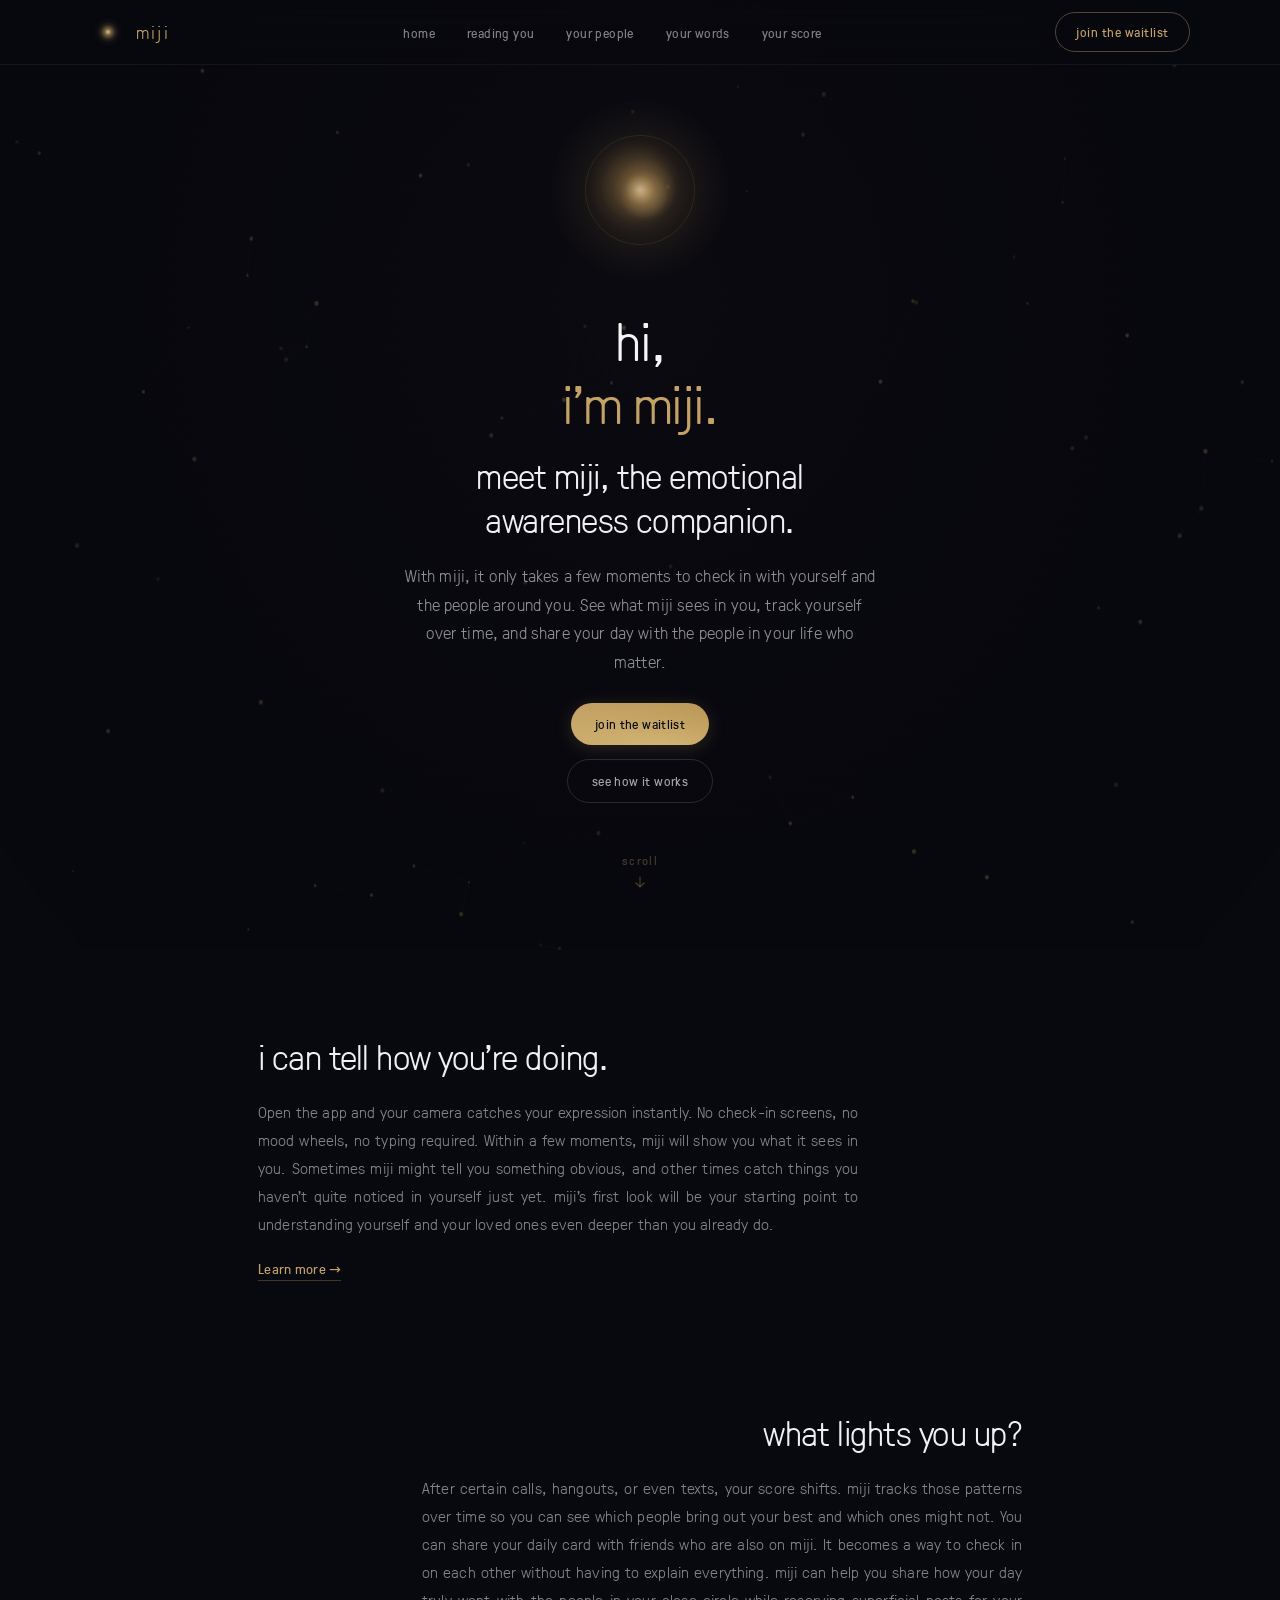
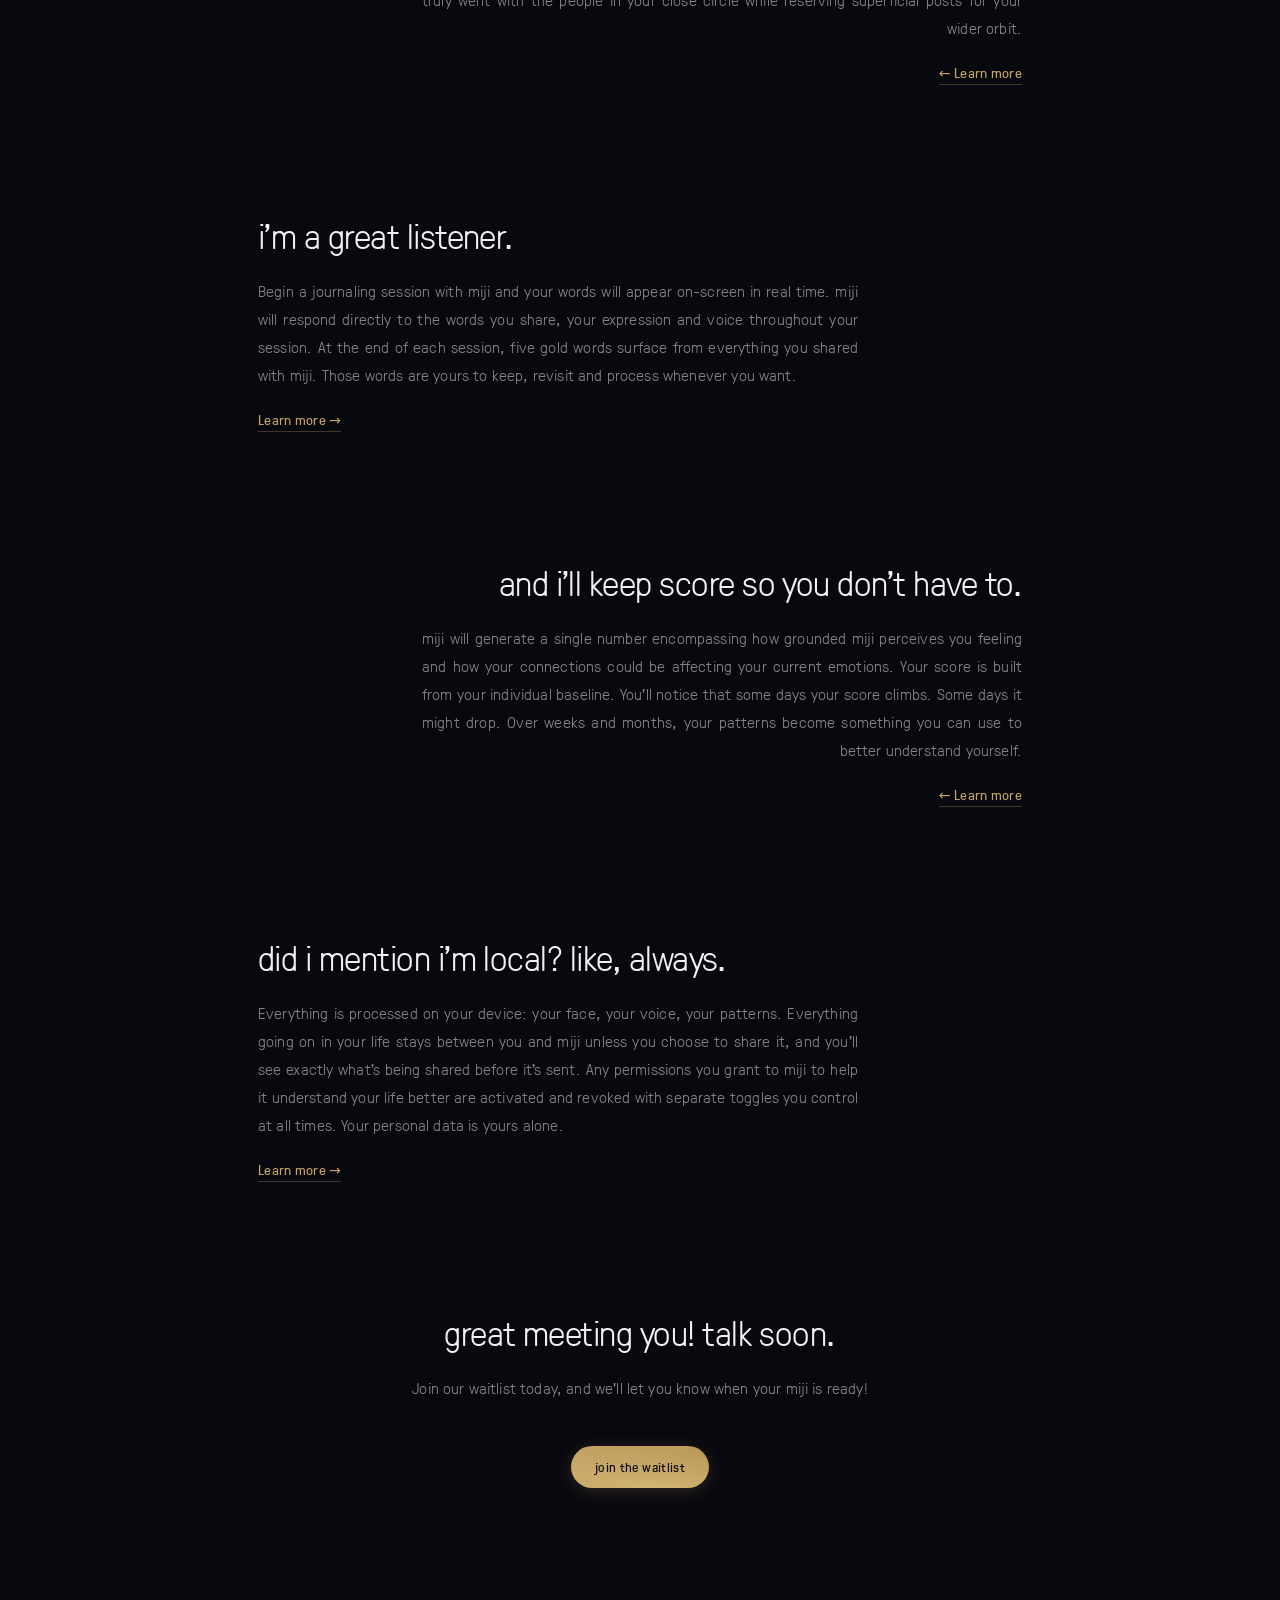
<file: index.html>
<!DOCTYPE html>
<html lang="en">
<head>
  <meta charset="UTF-8">
  <meta name="viewport" content="width=device-width, initial-scale=1.0, maximum-scale=1.0, user-scalable=no, viewport-fit=cover">
  <meta name="apple-mobile-web-app-capable" content="yes">
  <meta name="apple-mobile-web-app-status-bar-style" content="black-translucent">
  <title>miji — see yourself clearly.</title>
  <meta name="description" content="Meet miji, the first emotional awareness companion. Check in with yourself and your people within a few moments.">
  <meta name="theme-color" content="#08080F">
  <link rel="icon" type="image/x-icon" href="favicon.ico">
  <link rel="icon" type="image/svg+xml" href="favicon.svg">
  <link rel="apple-touch-icon" href="apple-touch-icon.png">
  <link rel="manifest" href="manifest.json">
  <meta property="og:title" content="miji — see yourself clearly.">
  <meta property="og:description" content="Meet miji, the first emotional awareness companion. Check in with yourself and your people within a few moments.">
  <meta property="og:type" content="website">
  <meta property="og:url" content="https://miji.one">
  <meta property="og:image" content="https://co3one.github.io/og-preview.png">
  <meta property="og:image:width" content="1200">
  <meta property="og:image:height" content="630">
  <meta name="twitter:card" content="summary_large_image">
  <meta name="twitter:title" content="miji — see yourself clearly.">
  <meta name="twitter:description" content="Meet miji, the first emotional awareness companion.">
  <meta name="twitter:image" content="https://co3one.github.io/og-preview.png">
  <link rel="stylesheet" href="css/style.css">
</head>
<body>

  <!-- Background -->
  <canvas id="bg-canvas"></canvas>

  <!-- Nav -->
  <nav class="nav">
    <div class="nav-inner">
      <a href="#" class="nav-logo" data-page="home">
        <img src="img/logomark-128.png" alt="miji" class="nav-logo-img" width="36" height="36">
        <span class="nav-label">miji</span>
      </a>
      <ul class="nav-links">
        <li><a href="#" data-page="home">home</a></li>
        <li><a href="#" data-page="face-read">reading you</a></li>
        <li><a href="#" data-page="connections">your people</a></li>
        <li><a href="#" data-page="journal">your words</a></li>
        <li><a href="#" data-page="your-score">your score</a></li>
        <li class="nav-cta-mobile"><a href="#" class="waitlist-trigger">join the waitlist</a></li>
      </ul>
      <a href="#" class="nav-cta waitlist-trigger">join the waitlist</a>
      <button class="nav-toggle" aria-label="Menu">
        <span></span><span></span><span></span>
      </button>
    </div>
  </nav>


  <!-- ====== PAGE: HOME ====== -->
  <div class="page active" id="page-home">

    <section class="hero">
      <div class="hero-rest" id="hero-rest">
        <div class="hero-orb-wrap">
          <canvas id="hero-orb"></canvas>
        </div>
      </div>
      <div class="hero-intro" id="hero-intro">
        <h1 id="tagline"><span class="line1">hi,</span><span class="line2">i'm miji.</span></h1>
      </div>
      <div class="hero-rest-below" id="hero-rest-below">
        <p class="hero-subtitle">
          <span class="subtitle-line">meet miji, the emotional</span>
          <span class="subtitle-line">awareness companion.</span>
        </p>
        <p class="hero-desc">With miji, it only takes a few moments to check in with yourself and the people around you. See what miji sees in you, track yourself over time, and share your day with the people in your life who matter.</p>
        <div class="hero-actions">
          <a href="#" class="btn btn-gold waitlist-trigger">join the waitlist</a>
          <a href="#" data-page="face-read" class="btn btn-ghost">see how it works</a>
        </div>

      </div>
      <div class="scroll-hint" id="scroll-hint">
        <span>scroll</span>
        <svg width="14" height="14" viewBox="0 0 14 14" fill="none"><path d="M7 1v10M3 7l4 4 4-4" stroke="currentColor" stroke-width="1.2" stroke-linecap="round" stroke-linejoin="round"/></svg>
      </div>
    </section>

    <!-- Feature 1: Face Read -->
    <div class="block">
      <div class="wrap">
        <p class="statement">
          i can tell how you're doing.
        </p>
        <p class="aside">
          Open the app and your camera catches your expression instantly. No check-in screens, no mood wheels, no typing required. Within a few moments, miji will show you what it sees in you. Sometimes miji might tell you something obvious, and other times catch things you haven't quite noticed in yourself just yet. miji's first look will be your starting point to understanding yourself and your loved ones even deeper than you already do.
        </p>
        <p class="feature-link"><a href="#" data-page="face-read">Learn more →</a></p>
      </div>
    </div>

    <!-- Feature 2: Connections -->
    <div class="block">
      <div class="wrap">
        <p class="statement offset-right">
          what lights you up?
        </p>
        <p class="aside offset-right">
          After certain calls, hangouts, or even texts, your score shifts. miji tracks those patterns over time so you can see which people bring out your best and which ones might not. You can share your daily card with friends who are also on miji. It becomes a way to check in on each other without having to explain everything. miji can help you share how your day truly went with the people in your close circle while reserving superficial posts for your wider orbit.
        </p>
        <p class="feature-link offset-right"><a href="#" data-page="connections">← Learn more</a></p>
      </div>
    </div>

    <!-- Feature 3: Journal -->
    <div class="block">
      <div class="wrap">
        <p class="statement">
          i'm a great listener.
        </p>
        <p class="aside">
          Begin a journaling session with miji and your words will appear on-screen in real time. miji will respond directly to the words you share, your expression and voice throughout your session. At the end of each session, five gold words surface from everything you shared with miji. Those words are yours to keep, revisit and process whenever you want.
        </p>
        <p class="feature-link"><a href="#" data-page="journal">Learn more →</a></p>
      </div>
    </div>

    <!-- Feature 4: Your Score -->
    <div class="block">
      <div class="wrap">
        <p class="statement offset-right">
          and i'll keep score so you don't have to.
        </p>
        <p class="aside offset-right">
          miji will generate a single number encompassing how grounded miji perceives you feeling and how your connections could be affecting your current emotions. Your score is built from your individual baseline. You'll notice that some days your score climbs. Some days it might drop. Over weeks and months, your patterns become something you can use to better understand yourself.
        </p>
        <p class="feature-link offset-right"><a href="#" data-page="your-score">← Learn more</a></p>
      </div>
    </div>

    <!-- Feature 5: Privacy -->
    <div class="block">
      <div class="wrap">
        <p class="statement">
          did i mention i'm local? like, always.
        </p>
        <p class="aside">
          Everything is processed on your device: your face, your voice, your patterns. Everything going on in your life stays between you and miji unless you choose to share it, and you'll see exactly what's being shared before it's sent. Any permissions you grant to miji to help it understand your life better are activated and revoked with separate toggles you control at all times. Your personal data is yours alone.
        </p>
        <p class="feature-link"><a href="#" data-page="privacy">Learn more →</a></p>
      </div>
    </div>

    <!-- CTA -->
    <div class="cta">
      <div class="wrap">
        <p class="statement" style="text-align: center; margin: 0 auto 20px;">great meeting you! talk soon.</p>
        <p class="aside" style="text-align: center; margin: 0 auto 44px;">Join our waitlist today, and we'll let you know when your miji is ready!</p>
        <a href="#" class="btn btn-gold waitlist-trigger">join the waitlist</a>
      </div>
    </div>

  </div>


  <!-- ====== PAGE: FACE READ (extended) ====== -->
  <div class="page" id="page-face-read">

    <div class="page-hero">
      <div class="wrap">
        <div class="mini-hero">
          <a href="#" data-page="home" class="mini-orb-wrap">
            <canvas class="mini-orb" width="90" height="90"></canvas>
          </a>
          <h2 class="mini-tagline"><span class="mini-line1">hi,</span><span class="mini-line2">i'm miji.</span></h2>
        </div>
        <p class="statement">
          reading you
        </p>
      </div>
    </div>

    <div class="block">
      <div class="wrap">

        <h3 class="item-title">a quick check-in</h3>
        <p class="aside">
          When a user opens the app, miji will use the user's front camera and begin running its perception engine to read their facial micro-expressions in real time. Subtle shifts in the brow and mouth, micro-movements around the eyes, and other facial landmarks are all mapped against a running emotional baseline unique to each user. The entire process takes just a few moments from launch to computed reflection. No buttons, no prompts, and no interaction required. The result is a single emotional snapshot that serves as the entry point for every other feature in the app.
        </p>

        <div class="divider"></div>

        <h3 class="item-title">what it reads</h3>
        <p class="aside">
          The perception engine tracks four hundred sixty-eight facial landmarks across the full face mesh, mapping micro-movements, tension gradients, and bilateral symmetry in real time. It measures both the static position of each feature and its rate of change over the reading window. Composite signals like tension gradients and bilateral symmetry are weighted into the final assessment. The system uses aggregate historical assessments to adapt to each user's sensitivity over time, accounting for natural resting expressions and individual variation. Every perception process runs through a coordinated stack of on-device models with no cloud dependency.
        </p>

        <div class="divider"></div>

        <h3 class="item-title">your baseline, not theirs</h3>
        <p class="aside">
          Every reading is compared against the user's own historical data, not a population average. As a result, miji's readings and scores become more accurate and more personal the longer it gets to learn about the user's life. A slight brow furrow might be unremarkable for one person while indicating a significant shift for another. miji learns those individual distinctions and adapts accordingly. There are no normative benchmarks and no comparisons made against anyone else.
        </p>

        <div class="divider"></div>

        <h3 class="item-title">privacy by design</h3>
        <p class="aside">
          Any raw sensor data processed during a session with miji will never leave the user's device. The perception engine processes the video feed locally, extracts the relevant landmarks, and discards the raw frames immediately. Only derived emotional scores are retained and no user-specific biometric identifiers or facial geometry ever leave the phone. Each permission granted can be toggled with standalone toggles. Disabling any permission won't affect active features or enabled permissions. 
        </p>

        <div class="page-next">
          <a href="#" data-page="connections" class="btn btn-ghost">your people →</a>
        </div>

      </div>
    </div>

  </div>


  <!-- ====== PAGE: YOUR SCORE (extended) ====== -->
  <div class="page" id="page-your-score">

    <div class="page-hero">
      <div class="wrap">
        <div class="mini-hero">
          <a href="#" data-page="home" class="mini-orb-wrap">
            <canvas class="mini-orb" width="90" height="90"></canvas>
          </a>
          <h2 class="mini-tagline"><span class="mini-line1">hi,</span><span class="mini-line2">i'm miji.</span></h2>
        </div>
        <p class="statement">
          your score
        </p>
      </div>
    </div>

    <div class="block">
      <div class="wrap">

        <h3 class="item-title">how it's calculated</h3>
        <p class="aside">
          Every day you get a single number measured entirely against your own life and history. No population benchmarks, no comparison, no ranking against anyone. miji generates a weighted composite of three distinct pillars: groundedness (how centered versus reactive you are today), connection quality (the strength of your social and emotional interactions), and trajectory (your directional trend over the past week). Each pillar pulls from different parts of the app, from face reads to journal sentiment to your interactions with miji. The composite is weighted across all three pillars, with groundedness and trajectory carrying slightly more influence than connection. If you skip the journal for a week, your score still draws from face reads and interaction data to stay current. The system never penalizes missing inputs; however, both miji's scoring accuracy and interaction quality increase over consistent check-ins and journaling sessions with you.
        </p>

        <div class="divider"></div>

        <h3 class="item-title">personal baseline</h3>
        <p class="aside">
          The score is always relative to your historical range. A 72 for one person might represent a strong recovery week, while the same number for someone else might signal a slow decline. Your baseline recalibrates continuously over a rolling window of the last thirty days. The goal is a number that feels honest to your circumstances. miji is a personal reflection tool, a daily touchpoint and a long-term record, not a clinical measurement or a replacement for professional support.
        </p>

        <div class="divider"></div>

        <h3 class="item-title">share cards</h3>
        <p class="aside">
          miji generates a daily share card unique to your life: your score over a color gradient that reflects the emotional arc of your day, paired with a single observation line. The observation line on each card is written by miji, a short reflection drawn from your face read and journal data for that day. No two score cards look the same because no two days feel the same. You can share your miji score card directly with friends or save them privately in-app. Score cards are intentionally abstract so you can share your true feelings without overexposing specifics. Sharing your miji score card might serve as a jumping-off point to a hard conversation, or to share exciting news. And over time, your score card archive becomes a visual diary of how your life actually felt to you.
        </p>

        <div class="share-card-row">
          <div class="share-card-mini" data-mood="low" style="--glow-delay:0s">
            <canvas class="share-card-bg share-card-canvas-mini"></canvas>
            <div class="share-card-watermark"><span>Sofia</span></div>
            <svg class="share-card-curve" viewBox="0 0 160 32" preserveAspectRatio="none">
              <path class="curve-line" d="M0,28 C20,26 30,24 45,20 C55,17 60,22 75,18 C90,14 100,24 115,22 C130,20 140,26 160,16"/>
              <circle class="curve-dot" r="1.8"/>
            </svg>
            <div class="share-card-content">
              <div class="share-card-date"><span class="share-card-day">wednesday</span><br>feb 22</div>
              <div class="share-card-score"><span class="score-ring"></span>38</div>
              <div class="share-card-observation">heavy. couldn't really shake it.</div>
              <div class="share-card-brand">miji</div>
            </div>
          </div>
          <div class="share-card-mini" data-mood="mid" style="--glow-delay:-2.5s">
            <canvas class="share-card-bg share-card-canvas-mini"></canvas>
            <div class="share-card-watermark"><span>Elijah</span></div>
            <svg class="share-card-curve" viewBox="0 0 160 32" preserveAspectRatio="none">
              <path class="curve-line" d="M0,22 C18,18 32,20 50,14 C62,10 72,18 88,16 C102,14 118,8 135,12 C148,15 155,10 160,8"/>
              <circle class="curve-dot" r="1.8"/>
            </svg>
            <div class="share-card-content">
              <div class="share-card-date"><span class="share-card-day">friday</span><br>april 04</div>
              <div class="share-card-score"><span class="score-ring"></span>55</div>
              <div class="share-card-observation">somewhere in between. not bad though.</div>
              <div class="share-card-brand">miji</div>
            </div>
          </div>
          <div class="share-card-mini" data-mood="good" style="--glow-delay:-5s">
            <canvas class="share-card-bg share-card-canvas-mini"></canvas>
            <div class="share-card-watermark"><span>Mia</span></div>
            <svg class="share-card-curve" viewBox="0 0 160 32" preserveAspectRatio="none">
              <path class="curve-line" d="M0,20 C15,22 28,16 48,12 C60,9 70,14 85,8 C100,4 115,10 132,6 C145,3 152,8 160,4"/>
              <circle class="curve-dot" r="1.8"/>
            </svg>
            <div class="share-card-content">
              <div class="share-card-date"><span class="share-card-day">sunday</span><br>march 22</div>
              <div class="share-card-score"><span class="score-ring"></span>72</div>
              <div class="share-card-observation">good day today. felt like myself again.</div>
              <div class="share-card-brand">miji</div>
            </div>
          </div>
          <div class="share-card-mini" data-mood="high" style="--glow-delay:-7.5s">
            <canvas class="share-card-bg share-card-canvas-mini"></canvas>
            <div class="share-card-watermark"><span>Noah</span></div>
            <svg class="share-card-curve" viewBox="0 0 160 32" preserveAspectRatio="none">
              <path class="curve-line" d="M0,16 C12,18 25,10 42,6 C56,3 68,8 82,4 C98,1 112,6 128,3 C142,1 150,4 160,2"/>
              <circle class="curve-dot" r="1.8"/>
            </svg>
            <div class="share-card-content">
              <div class="share-card-date"><span class="share-card-day">tuesday</span><br>august 01</div>
              <div class="share-card-score"><span class="score-ring"></span>89</div>
              <div class="share-card-observation">everything just clicked. really good one.</div>
              <div class="share-card-brand">miji</div>
            </div>
          </div>
        </div>

        <div class="page-next">
          <a href="#" data-page="home" class="btn btn-ghost">back to home →</a>
        </div>

      </div>
    </div>

  </div>


  <!-- ====== PAGE: CONNECTIONS (extended) ====== -->
  <div class="page" id="page-connections">

    <div class="page-hero">
      <div class="wrap">
        <div class="mini-hero">
          <a href="#" data-page="home" class="mini-orb-wrap">
            <canvas class="mini-orb" width="90" height="90"></canvas>
          </a>
          <h2 class="mini-tagline"><span class="mini-line1">hi,</span><span class="mini-line2">i'm miji.</span></h2>
        </div>
        <p class="statement">
          your people
        </p>
      </div>
    </div>

    <div class="block">
      <div class="wrap">

        <h3 class="item-title">relationship patterns</h3>
        <p class="aside">
          With miji, you can track how your emotional baseline shifts in proximity to specific people and interactions. A call with a particular friend might consistently correlate with a score lift, while a recurring meeting might reliably precede a dip. These patterns are surfaced over weeks and months of interactions, not from any single data point. Going through a short rough patch with a loved one won't irreversibly change miji's perception of your relationship with them. The system never labels relationships as good or bad. miji instead presents the data it perceives and lets you draw your own conclusions. miji might get to know you well, but no one can know you better than yourself.
        </p>

        <div class="divider"></div>

        <h3 class="item-title">sharing your day</h3>
        <p class="aside">
          You can share your daily miji score card with any user on-app, or by downloading your card and sharing elsewhere with anyone you'd like. Your score card shows your current miji score and a corresponding color gradient, alongside an observation line. No journal content, no raw readings, no specifics are ever included in your miji score card. Recipients can see how your day felt at a glance without getting into the nitty-gritty if you don't want to. The score card is designed for the kind of check-in that happens between close friends, partners, and family. Sharing is always opt-in, always one card at a time, and you always see exactly what you're sharing.
        </p>

        <div class="divider"></div>

        <h3 class="item-title">mutual visibility</h3>
        <p class="aside">
          When you and another user choose to share your miji scores with one another, miji can surface connection-specific insights between you two. Overlapping patterns begin emerging: days you both felt elevated, or stretches where one person's trajectory diverged from the other's. Both of you have chosen to be transparent, and either can step back at any time, no questions asked. This feature is for those specific relationships where you actually want to know how the other person is doing, and you'd like them to know the same about you.
        </p>

        <div class="divider"></div>

        <h3 class="item-title">friend groups</h3>
        <p class="aside">
          You can create or join small groups of miji users within a shared circle, where everyone's daily cards appear at a glance. Your circle's feed shows the day's color and score for each member. Circle insights are determined by identifying overlapping trends in your circle's scores. None of your specific session content is ever visible to anyone else. Groups are capped at four users to keep your deepest circle meaningful and intimate.
        </p>

        <div class="divider"></div>

        <h3 class="item-title">what stays private</h3>
        <p class="aside">
          Everything personal to you stays in your hands. Your miji score card lists your composite score, general trendline, daily color, and a short observation tag from miji. No notifications are sent when someone's score shifts unless you've both chosen to do so. No activity feeds, either. Your emotions aren't something to rank against others, and there's no "winning" with miji. The boundary between personal data and shared data is clear, fixed, and controlled entirely by you. Always.
        </p>

        <div class="page-next">
          <a href="#" data-page="journal" class="btn btn-ghost">your words →</a>
        </div>

      </div>
    </div>

  </div>


  <!-- ====== PAGE: JOURNAL (extended) ====== -->
  <div class="page" id="page-journal">

    <div class="page-hero">
      <div class="wrap">
        <div class="mini-hero">
          <a href="#" data-page="home" class="mini-orb-wrap">
            <canvas class="mini-orb" width="90" height="90"></canvas>
          </a>
          <h2 class="mini-tagline"><span class="mini-line1">hi,</span><span class="mini-line2">i'm miji.</span></h2>
        </div>
        <p class="statement">
          your words
        </p>
      </div>
    </div>

    <div class="block">
      <div class="wrap">

        <h3 class="item-title">voice-first input</h3>
        <p class="aside">
          Your journal was built around speaking, but you can type instead if you'd like. When you converse with miji, your words will appear as live transcription. If you misspeak or want to delete something, you can tap any phrase in the transcription to edit, delete, or expand upon. miji's transcription engine runs on-device with no cloud processing of any sensor data. This design choice exists because voice carries emotional data that typing does not, and the perception engine uses that signal to shape what happens next. miji doesn't rewrite or reinterpret anything you've shared, it only processes what you say, surfaces any subtle indicators, and keeps a faithful record for you. Think of miji like a mirror for yourself, not your therapist. miji works best if you continue processing scores with a licensed professional.
        </p>

        <div class="divider"></div>

        <h3 class="item-title">contextual prompts</h3>
        <p class="aside">
          Your journal prompts aren't pulled from a library or from a template. They're generated from what miji's perception engine picks up during the session. Prompts might be generated as a response to miji hearing your tightened voice around a certain topic, a trailing sentence, or a facial expression that miji didn't think quite matched your words. Prompts stay gentle and open-ended, never lead, and never prescribe. But sometimes life calls for hard and slightly uncomfortable prompts. You never have to answer, but miji works best if you journal with an open mind and heart. miji will follow your lead, whatever you feel comfortable sharing.
        </p>

        <div class="divider"></div>

        <h3 class="item-title">what surfaces</h3>
        <p class="aside">
          At the close of each journal session, the five highest-weighted context words from your session are displayed for you to process. These are the words that miji's perception engine identified as carrying the most emotional significance during your session. Those words are the only directly parsed, journal-derived data that contributes to your score and aggregated profile. They become small markers across weeks and months that trace common themes running through your life.
        </p>

        <div class="divider"></div>

        <h3 class="item-title">session history</h3>
        <p class="aside">
          You can access one journal session per day, or unlock unlimited sessions, full history, and search capabilities with premium. Past journal entries are stored entirely on-device and can be browsed by date, keywords surfaced, or aggregated session score. Over months of use, your miji journal becomes a searchable emotional record that no other app or diary can replicate.
        </p>

        <div class="page-next">
          <a href="#" data-page="your-score" class="btn btn-ghost">your score →</a>
        </div>

      </div>
    </div>

  </div>


  <!-- ====== PAGE: PRIVACY ====== -->
  <div class="page" id="page-press">

    <div class="page-hero">
      <div class="wrap">
        <div class="mini-hero">
          <a href="#" data-page="home" class="mini-orb-wrap">
            <canvas class="mini-orb" width="90" height="90"></canvas>
          </a>
          <h2 class="mini-tagline"><span class="mini-line1">hi,</span><span class="mini-line2">i'm miji.</span></h2>
        </div>
        <p class="statement">
          press and brand
        </p>
      </div>
    </div>

    <div class="block">
      <div class="wrap">

        <p class="aside">
          Everything you need to write about miji or use our brand in your work. All assets follow our brand usage guidelines. Always write "miji" in lowercase and never capitalize the M. The parent company is CO3 ONE. For press inquiries, reach us at press@co3.one.
        </p>

        <div class="divider"></div>

        <h3 class="item-title">brand guide</h3>
        <p class="aside">
          Two-page visual reference covering correct logo usage, our full color palette, typography specs, clear space rules, and minimum sizes. Start here before using any of our assets.
        </p>
        <p class="press-download">
          <a href="press/miji-brand-guide.pdf" target="_blank" class="btn btn-ghost press-btn">brand usage guide <span class="press-format">pdf</span></a>
        </p>

        <div class="divider"></div>

        <h3 class="item-title">logos</h3>
        <p class="aside">
          Logomark, wordmark, and horizontal and stacked lockups. Includes SVG source files for infinite scaling plus 512px and 1200px PNGs for web. Color, white, and black variants on both dark and transparent backgrounds.
        </p>
        <p class="press-download">
          <a href="press/miji-logos.zip" class="btn btn-ghost press-btn">download logos <span class="press-format">zip</span></a>
        </p>

        <div class="divider"></div>

        <h3 class="item-title">press documents</h3>
        <p class="aside">
          Company fact sheet, press release, detailed product overview, and media FAQ. Everything a journalist or partner needs to understand what miji is and how it works.
        </p>
        <p class="press-download">
          <a href="press/miji-press-documents.zip" class="btn btn-ghost press-btn">download press kit <span class="press-format">zip</span></a>
        </p>

        <div class="divider"></div>

        <h3 class="item-title">social media</h3>
        <p class="aside">
          Pre-sized profile images and banners for all major platforms. Covers Open Graph, Twitter cards, Facebook, Instagram, LinkedIn, and YouTube.
        </p>
        <p class="press-download">
          <a href="press/miji-social-media.zip" class="btn btn-ghost press-btn">download social assets <span class="press-format">zip</span></a>
        </p>

        <div class="divider"></div>

        <h3 class="item-title">color palette</h3>
        <div class="press-swatches">
          <div class="press-swatch" style="background: #C4A265;"><span class="swatch-label">gold<br>#C4A265</span></div>
          <div class="press-swatch" style="background: #B89555;"><span class="swatch-label">deep gold<br>#B89555</span></div>
          <div class="press-swatch" style="background: #08080F; border: 1px solid rgba(196,162,101,0.15);"><span class="swatch-label swatch-light">dark<br>#08080F</span></div>
          <div class="press-swatch" style="background: #12121A; border: 1px solid rgba(196,162,101,0.12);"><span class="swatch-label swatch-light">surface<br>#12121A</span></div>
          <div class="press-swatch" style="background: #F5F5F8;"><span class="swatch-label">bright<br>#F5F5F8</span></div>
          <div class="press-swatch" style="background: #F0F0F4;"><span class="swatch-label">headline<br>#F0F0F4</span></div>
          <div class="press-swatch" style="background: #E8E8EC;"><span class="swatch-label">body<br>#E8E8EC</span></div>
        </div>

        <div class="divider"></div>

        <h3 class="item-title">typography</h3>
        <p class="aside">
          GT Pressura is our sole typeface. Light (300) for body text and the wordmark. Regular (400) for labels and UI elements. Bold (700) for headlines and emphasis. Always lowercase. The font is licensed and not available for redistribution.
        </p>

        <div class="divider"></div>

        <h3 class="item-title">contact</h3>
        <p class="aside">
          For press inquiries, partnership requests, or asset questions, email press@co3.one. We typically respond within one business day.
        </p>

      </div>
    </div>

    <div class="block">
      <div class="wrap">
        <div class="page-next">
          <a href="#" data-page="home" class="btn btn-ghost">back to home →</a>
        </div>
      </div>
    </div>

  </div>


  <div class="page" id="page-privacy">

    <div class="page-hero">
      <div class="wrap">
        <div class="mini-hero">
          <a href="#" data-page="home" class="mini-orb-wrap">
            <canvas class="mini-orb" width="90" height="90"></canvas>
          </a>
          <h2 class="mini-tagline"><span class="mini-line1">hi,</span><span class="mini-line2">i'm miji.</span></h2>
        </div>
        <p class="statement">
          privacy policy
        </p>
      </div>
    </div>

    <div class="block">
      <div class="wrap">

        <h3 class="item-title">overview</h3>
        <p class="aside">
          miji is built by CO3 ONE. This policy describes how we handle your information when you use our application and website. We designed miji around a core principle: your personal data stays on your device unless you explicitly choose to share it. We do not sell, rent, or trade your personal information to third parties for any reason.
        </p>

        <div class="divider"></div>

        <h3 class="item-title">data we collect</h3>
        <p class="aside">
          When you use miji, the application processes facial expression data, voice input, and journal entries entirely on your device. None of this data is transmitted to our servers. We collect only the minimum information necessary to operate the service: your email address for account creation and waitlist registration. As we scale, we may introduce anonymous usage analytics and crash reporting, neither of which will contain personal content. We do not collect or store biometric data, facial geometry, voice recordings, or journal text on any server.
        </p>

        <div class="divider"></div>

        <h3 class="item-title">on-device processing</h3>
        <p class="aside">
          All perception, scoring, and journaling features run locally on your device using on-device machine learning models. Camera and microphone data is processed in real time and discarded immediately after analysis. Only derived scores and metadata are retained on your device. This architecture means that even we cannot access your personal emotional data because it never reaches our infrastructure.
        </p>

        <div class="divider"></div>

        <h3 class="item-title">sharing and connections</h3>
        <p class="aside">
          When you choose to share your daily card with another miji user, only your composite score, color gradient, and observation line are transmitted. Journal entries, face read data, voice recordings, and pillar breakdowns are never included in shared content. You control every sharing action individually. You can revoke sharing permissions at any time without the other party being notified. Shared data is encrypted in transit and at rest.
        </p>

        <div class="divider"></div>

        <h3 class="item-title">third parties</h3>
        <p class="aside">
          We do not share your personal data with advertisers, data brokers, or any third party for marketing purposes. We may use third-party infrastructure providers for hosting and analytics, and these providers are contractually bound to process data only as we direct and to maintain appropriate security measures. We will disclose information if required by law, but we will notify you unless legally prohibited from doing so.
        </p>

        <div class="divider"></div>

        <h3 class="item-title">your rights</h3>
        <p class="aside">
          You can export all of your on-device data at any time through the app settings. You can delete your account and all associated data from our servers by contacting us. Since the majority of your data exists only on your device, deleting the app removes that data permanently. We respond to all data access and deletion requests within thirty days. If you have questions about your data or this policy, contact us at support@co3.one.
        </p>

        <div class="divider"></div>

        <h3 class="item-title">changes to this policy</h3>
        <p class="aside">
          We may update this privacy policy from time to time. When we make material changes, we will notify you through the app or by email before the changes take effect. Your continued use of miji after changes are posted constitutes acceptance of the updated policy. This policy was last updated in March 2026.
        </p>

      </div>
    </div>

  </div>


  <!-- ====== PAGE: TERMS ====== -->
  <div class="page" id="page-terms">

    <div class="page-hero">
      <div class="wrap">
        <div class="mini-hero">
          <a href="#" data-page="home" class="mini-orb-wrap">
            <canvas class="mini-orb" width="90" height="90"></canvas>
          </a>
          <h2 class="mini-tagline"><span class="mini-line1">hi,</span><span class="mini-line2">i'm miji.</span></h2>
        </div>
        <p class="statement">
          terms of service
        </p>
      </div>
    </div>

    <div class="block">
      <div class="wrap">

        <h3 class="item-title">acceptance</h3>
        <p class="aside">
          By accessing or using miji, you agree to be bound by these terms of service. If you do not agree, you may not use the application or website. These terms constitute a legal agreement between you and CO3 ONE. You must be at least thirteen years of age to use miji. If you are under eighteen, you represent that a parent or guardian has reviewed and agreed to these terms on your behalf.
        </p>

        <div class="divider"></div>

        <h3 class="item-title">the service</h3>
        <p class="aside">
          miji is a personal emotional awareness application that uses on-device perception to help you understand your emotional patterns over time. The service includes facial expression analysis, voice-based journaling, scoring, and optional social sharing features. miji is not a medical device, therapeutic tool, or clinical diagnostic instrument. It is not intended to diagnose, treat, cure, or prevent any medical or psychological condition. You should not rely on miji as a substitute for professional medical or mental health advice.
        </p>

        <div class="divider"></div>

        <h3 class="item-title">your account</h3>
        <p class="aside">
          You are responsible for maintaining the security of your device and account. You agree not to share your account credentials with others. You are responsible for all activity that occurs under your account. If you believe your account has been compromised, contact us immediately at support@co3.one. We reserve the right to suspend or terminate accounts that violate these terms.
        </p>

        <div class="divider"></div>

        <h3 class="item-title">your data</h3>
        <p class="aside">
          You retain full ownership of all data generated through your use of miji. We do not claim any intellectual property rights over your journal entries, scores, or personal data. When you share content with other users through miji's sharing features, you grant those users a limited, revocable right to view that content within the application. You can revoke this permission at any time. Our handling of your data is governed by our privacy policy.
        </p>

        <div class="divider"></div>

        <h3 class="item-title">acceptable use</h3>
        <p class="aside">
          You agree to use miji only for its intended purpose as a personal emotional awareness tool. You may not attempt to reverse engineer, decompile, or extract source code from the application. You may not use miji to harass, monitor, or surveil other users. You may not use automated systems to access the service. You may not misrepresent your identity or impersonate another person.
        </p>

        <div class="divider"></div>

        <h3 class="item-title">limitation of liability</h3>
        <p class="aside">
          miji is provided on an as-is and as-available basis. We make no warranties, express or implied, regarding the accuracy, reliability, or completeness of the service. To the maximum extent permitted by law, CO3 ONE shall not be liable for any indirect, incidental, special, consequential, or punitive damages arising from your use of or inability to use the service. Our total liability shall not exceed the amount you paid for the service in the twelve months preceding the claim.
        </p>

        <div class="divider"></div>

        <h3 class="item-title">changes to terms</h3>
        <p class="aside">
          We may modify these terms at any time. When we make material changes, we will provide notice through the app or by email at least thirty days before the new terms take effect. Your continued use of miji after changes are posted constitutes acceptance. If you disagree with the updated terms, you may discontinue use and delete your account. These terms were last updated in March 2026. These terms are governed by the laws of the State of Delaware.
        </p>

      </div>
    </div>

  </div>


  <!-- Contact Overlay -->
  <div class="contact-overlay" id="contact-overlay">
    <div class="contact-card">
      <button class="waitlist-close" id="contact-close" aria-label="Close">&times;</button>
      <h3 class="waitlist-title">get in touch.</h3>
      <p class="waitlist-desc">We'd love to hear from you.</p>
      <form class="contact-form" id="contact-form">
        <input type="text" class="contact-input" id="contact-name" placeholder="your name" required autocomplete="name">
        <input type="email" class="contact-input" id="contact-email" placeholder="your email" required autocomplete="email">
        <select class="contact-select" id="contact-topic" required>
          <option value="" disabled selected>topic</option>
          <option value="General Inquiry">general question</option>
          <option value="Waitlist Status">waitlist status</option>
          <option value="Bug Report">bug report</option>
          <option value="Partnership">partnership</option>
          <option value="Press & Media">press / media</option>
          <option value="Feedback">feedback</option>
          <option value="Other">other</option>
        </select>
        <textarea class="contact-textarea" id="contact-message" placeholder="your message" rows="4" required></textarea>
        <button type="submit" class="btn btn-gold contact-submit">send</button>
      </form>
      <div class="contact-success" id="contact-success">
        <p class="waitlist-thanks">sent. we'll get back to you soon.</p>
      </div>
    </div>
  </div>

  <!-- Waitlist Overlay -->
  <div class="waitlist-overlay" id="waitlist-overlay">
    <div class="waitlist-card">
      <button class="waitlist-close" id="waitlist-close" aria-label="Close">&times;</button>
      <h3 class="waitlist-title">stay in the loop.</h3>
      <p class="waitlist-desc">Drop your email and we'll let you know when miji is ready.</p>
      <form class="waitlist-form" id="waitlist-form">
        <input type="email" class="waitlist-input" id="waitlist-email" placeholder="your email" required autocomplete="email">
        <button type="submit" class="btn btn-gold waitlist-submit">count me in</button>
      </form>
      <div class="waitlist-success" id="waitlist-success">
        <p class="waitlist-thanks">you're in. we'll be in touch.</p>
      </div>
    </div>
  </div>

  <!-- Footer -->
  <footer class="footer">
    <div class="wrap footer-inner">
      <div class="footer-left">
        <a href="https://www.co3.one/" target="_blank">&copy; 2026 CO3 ONE</a>
      </div>
      <div class="footer-links">
        <a href="#" data-page="press">press</a>
        <a href="#" data-page="privacy">privacy</a>
        <a href="#" data-page="terms">terms</a>
        <a href="#" class="contact-trigger">contact</a>
      </div>
    </div>
  </footer>

  <script src="js/canvas.js"></script>
</body>
</html>
</file>
<file: css/style.css>
/* ============================================================
   miji — see yourself clearly
   Core stylesheet
   ============================================================ */

/* ---------- @font-face: GT Pressura ---------- */
@font-face {
  font-family: 'GT Pressura';
  src: url('../fonts/GTPressura-Light.woff2') format('woff2'),
       url('../fonts/GTPressura-Light.woff') format('woff'),
       url('../fonts/GTPressura-Light.ttf') format('truetype');
  font-weight: 300;
  font-style: normal;
  font-display: swap;
}

@font-face {
  font-family: 'GT Pressura';
  src: url('../fonts/GTPressura-LightItalic.woff2') format('woff2'),
       url('../fonts/GTPressura-LightItalic.woff') format('woff'),
       url('../fonts/GTPressura-LightItalic.ttf') format('truetype');
  font-weight: 300;
  font-style: italic;
  font-display: swap;
}

@font-face {
  font-family: 'GT Pressura';
  src: url('../fonts/GTPressura.woff2') format('woff2'),
       url('../fonts/GTPressura.woff') format('woff'),
       url('../fonts/GTPressura.ttf') format('truetype');
  font-weight: 400;
  font-style: normal;
  font-display: swap;
}

@font-face {
  font-family: 'GT Pressura';
  src: url('../fonts/GTPressuraRegular-Italic.woff2') format('woff2'),
       url('../fonts/GTPressuraRegular-Italic.woff') format('woff'),
       url('../fonts/GTPressuraRegular-Italic.ttf') format('truetype');
  font-weight: 400;
  font-style: italic;
  font-display: swap;
}

@font-face {
  font-family: 'GT Pressura';
  src: url('../fonts/GTPressura-Bold.woff2') format('woff2'),
       url('../fonts/GTPressura-Bold.woff') format('woff'),
       url('../fonts/GTPressura-Bold.ttf') format('truetype');
  font-weight: 700;
  font-style: normal;
  font-display: swap;
}

@font-face {
  font-family: 'GT Pressura';
  src: url('../fonts/GTPressura-BoldItalic.woff2') format('woff2'),
       url('../fonts/GTPressura-BoldItalic.woff') format('woff'),
       url('../fonts/GTPressura-BoldItalic.ttf') format('truetype');
  font-weight: 700;
  font-style: italic;
  font-display: swap;
}


/* ---------- Reset & Base ---------- */
*, *::before, *::after {
  box-sizing: border-box;
  margin: 0;
  padding: 0;
}

html {
  font-size: 16px;
  scroll-behavior: smooth;
  -webkit-font-smoothing: antialiased;
  -moz-osx-font-smoothing: grayscale;
  overscroll-behavior: none;
}

body {
  font-family: 'GT Pressura', system-ui, -apple-system, sans-serif;
  background: #08080F;
  color: #E8E8EC;
  line-height: 1.7;
  letter-spacing: 0.01em;
  overflow-x: hidden;
  min-height: 100vh;
  -webkit-user-select: none;
  -moz-user-select: none;
  -ms-user-select: none;
  user-select: none;
}

a {
  color: inherit;
  text-decoration: none;
}

ul { list-style: none; }

img, canvas { display: block; }


/* ---------- Background Canvas ---------- */
#bg-canvas {
  position: fixed;
  top: -50px;
  left: 0;
  width: 100%;
  height: calc(100% + 100px);
  z-index: 0;
  pointer-events: none;
}


/* ---------- Layout Utilities ---------- */
.wrap {
  max-width: 820px;
  margin: 0 auto;
  padding: 0 28px;
}


/* ---------- Nav ---------- */
.nav {
  position: fixed;
  top: 0;
  left: 0;
  right: 0;
  z-index: 100;
  padding: 0 28px;
  background: rgba(8, 8, 15, 0.75);
  backdrop-filter: blur(20px);
  -webkit-backdrop-filter: blur(20px);
  border-bottom: 1px solid rgba(196, 162, 101, 0.08);
}

.nav-inner {
  max-width: 1100px;
  margin: 0 auto;
  display: flex;
  align-items: center;
  justify-content: space-between;
  height: 64px;
}

.nav-logo {
  display: flex;
  align-items: center;
  gap: 10px;
  text-decoration: none;
}

.nav-logo-img {
  width: 36px;
  height: 36px;
  border-radius: 50%;
}

.nav-label {
  font-size: 1.15rem;
  font-weight: 300;
  letter-spacing: 0.12em;
  color: #C4A265;
}

.nav-links {
  display: flex;
  gap: 32px;
}

.nav-cta-mobile {
  display: none;
}

.nav-links a {
  font-size: 0.82rem;
  font-weight: 400;
  letter-spacing: 0.03em;
  color: rgba(232, 232, 236, 0.55);
  transition: color 0.3s ease;
  text-transform: lowercase;
}

.nav-links a:hover,
.nav-links a.active {
  color: #C4A265;
}

.nav-cta {
  font-size: 0.8rem;
  font-weight: 400;
  letter-spacing: 0.04em;
  padding: 8px 20px;
  border: 1px solid rgba(196, 162, 101, 0.4);
  border-radius: 100px;
  color: #C4A265;
  transition: all 0.3s ease;
  text-transform: lowercase;
}

.nav-cta:hover {
  background: rgba(196, 162, 101, 0.1);
  border-color: rgba(196, 162, 101, 0.7);
}

/* Mobile toggle */
.nav-toggle {
  display: none;
  background: none;
  border: none;
  cursor: pointer;
  padding: 6px;
  flex-direction: column;
  gap: 5px;
}

.nav-toggle span {
  display: block;
  width: 22px;
  height: 1.5px;
  background: #E8E8EC;
  border-radius: 2px;
  transition: all 0.3s ease;
}


/* ---------- Pages ---------- */
.page {
  display: none;
  position: relative;
  z-index: 1;
}

.page.active {
  display: block;
}

/* Page transition — fade content only, background stays */
.page {
  transition: opacity 0.3s ease;
}

.page.fading {
  opacity: 0;
}

/* Sub-page content fade-in — blocks load with statement */
.page:not(#page-home) .block {
  opacity: 0;
  transform: translateY(16px);
}

.page:not(#page-home).entered .block {
  animation: fadeUp 0.8s ease forwards 1.6s;
}


/* ---------- Hero ---------- */
.hero {
  min-height: 100vh;
  min-height: 100svh;
  display: flex;
  flex-direction: column;
  align-items: center;
  justify-content: center;
  text-align: center;
  padding: 100px 28px 80px;
  position: relative;
}

.hero-rest {
  margin-bottom: 28px;
}

.hero-orb-wrap {
  display: flex;
  align-items: center;
  justify-content: center;
}

#hero-orb {
  width: 180px;
  height: 180px;
  border-radius: 50%;
}

.hero-intro {
  margin-bottom: 20px;
}

#tagline {
  font-size: 3.4rem;
  font-weight: 300;
  letter-spacing: -0.02em;
  line-height: 1.15;
  color: #F5F5F8;
}

#tagline .line1,
#tagline .line2 {
  display: block;
}

#tagline .line1 {
  opacity: 0;
  animation: fadeUp 0.8s ease forwards 0.3s;
}

#tagline .line2 {
  opacity: 0;
  animation: fadeUp 0.8s ease forwards 0.6s;
  color: #C4A265;
}

.hero-rest-below {
  max-width: 480px;
}

.hero-subtitle {
  font-size: 2.2rem;
  font-weight: 300;
  letter-spacing: -0.015em;
  line-height: 1.25;
  color: #F0F0F4;
  margin-bottom: 20px;
  opacity: 0;
  animation: fadeUp 0.8s ease forwards 1.1s;
}

.subtitle-line {
  display: block;
}

.hero-desc {
  font-size: 1.05rem;
  font-weight: 300;
  color: rgba(232, 232, 236, 0.6);
  line-height: 1.7;
  margin-bottom: 28px;
  opacity: 0;
  animation: fadeUp 0.8s ease forwards 1.5s;
}

.hero-actions {
  display: flex;
  flex-direction: column;
  align-items: center;
  gap: 14px;
  opacity: 0;
  animation: fadeUp 0.8s ease forwards 1.9s;
}

.scroll-hint {
  display: flex;
  flex-direction: column;
  align-items: center;
  gap: 6px;
  margin-top: 48px;
  opacity: 0;
  animation: fadeUp 0.8s ease forwards 2.4s;
  color: rgba(196, 162, 101, 0.35);
  font-size: 0.72rem;
  letter-spacing: 0.12em;
  text-transform: lowercase;
  transition: opacity 0.6s ease;
}
.scroll-hint svg {
  animation: scrollBounce 2.4s ease-in-out infinite;
}
.scroll-hint.hidden {
  opacity: 0;
  pointer-events: none;
}
@keyframes scrollBounce {
  0%, 100% { transform: translateY(0); }
  50% { transform: translateY(5px); }
}


/* ---------- Buttons ---------- */
.btn {
  display: inline-block;
  font-size: 0.8rem;
  font-weight: 400;
  letter-spacing: 0.03em;
  padding: 10px 24px;
  border-radius: 100px;
  transition: all 0.35s ease;
  text-transform: lowercase;
  cursor: pointer;
}

.btn-gold {
  background:
    radial-gradient(ellipse at 30% 50%, rgba(212, 184, 120, 0.9), transparent 70%),
    radial-gradient(ellipse at 70% 50%, rgba(170, 130, 60, 0.7), transparent 70%),
    radial-gradient(ellipse at 50% 50%, rgba(196, 162, 101, 0.5), transparent 60%),
    linear-gradient(135deg, #C4A265, #B89555);
  background-size: 200% 200%, 200% 200%, 200% 200%, 100% 100%;
  animation: goldDrift 8s ease-in-out infinite;
  color: #08080F;
  border: none;
  box-shadow: 0 3px 18px rgba(196, 162, 101, 0.2);
}

@keyframes goldDrift {
  0%   { background-position: 20% 50%, 80% 50%, 50% 80%, 0 0; }
  33%  { background-position: 60% 30%, 40% 70%, 30% 20%, 0 0; }
  66%  { background-position: 40% 70%, 60% 30%, 70% 60%, 0 0; }
  100% { background-position: 20% 50%, 80% 50%, 50% 80%, 0 0; }
}

.btn-gold:hover {
  box-shadow: 0 5px 28px rgba(196, 162, 101, 0.35);
  transform: translateY(-1px);
}

.btn-ghost {
  background: transparent;
  color: rgba(232, 232, 236, 0.7);
  border: 1px solid rgba(232, 232, 236, 0.15);
}

.btn-ghost:hover {
  border-color: rgba(232, 232, 236, 0.35);
  color: #E8E8EC;
}


/* ---------- Content Blocks ---------- */
.block {
  padding: 64px 0;
  position: relative;
}

.block + .block {
  border-top: none;
}

.statement {
  font-size: 2.2rem;
  font-weight: 300;
  letter-spacing: -0.015em;
  line-height: 1.25;
  color: #F0F0F4;
  margin-bottom: 20px;
}

.aside {
  font-size: 1rem;
  font-weight: 300;
  color: rgba(232, 232, 236, 0.55);
  line-height: 1.75;
  max-width: 600px;
  text-align: justify;
}

/* Sub-page paragraphs fill the full wrap width */
.page:not(#page-home) .aside {
  max-width: 100%;
}

.page:not(#page-home) .wrap {
  max-width: 900px;
}

.offset-right {
  margin-left: auto;
}

.offset-right.aside {
  text-align: justify;
  text-align-last: right;
}

.offset-right.statement,
.offset-right.feature-link {
  text-align: right;
}

.feature-link {
  margin-top: 16px;
}

.feature-link a {
  font-size: 0.88rem;
  font-weight: 400;
  color: #C4A265;
  letter-spacing: 0.02em;
  border-bottom: 1px solid rgba(196, 162, 101, 0.3);
  padding-bottom: 2px;
  transition: border-color 0.3s ease;
}

.feature-link a:hover {
  border-color: #C4A265;
}


/* ---------- Page Hero (sub-pages) ---------- */
.page-hero {
  padding: 100px 0 16px;
}

.mini-hero {
  display: flex;
  flex-direction: column;
  align-items: center;
  text-align: center;
  margin-bottom: 32px;
}

.mini-orb-wrap {
  display: flex;
  align-items: center;
  justify-content: center;
  margin-bottom: 14px;
  opacity: 0;
}

.page.entered .mini-orb-wrap {
  animation: fadeOnly 0.1s ease forwards;
}

.mini-orb {
  width: 90px;
  height: 90px;
  border-radius: 50%;
}

.mini-tagline {
  font-size: 1.6rem;
  font-weight: 300;
  letter-spacing: -0.02em;
  line-height: 1.15;
}

.mini-line1,
.mini-line2 {
  display: block;
  opacity: 0;
}

.mini-line1 {
  color: #F5F5F8;
}

.mini-line2 {
  color: #C4A265;
}

/* Staggered entrance — offset +0.1s to compensate for orb fade */
.page.entered .mini-line1 {
  animation: fadeOnly 0.8s ease forwards 0.4s;
}

.page.entered .mini-line2 {
  animation: fadeOnly 0.8s ease forwards 0.7s;
}

.page-hero .statement {
  font-size: 2.2rem;
  text-align: center;
}

.page:not(#page-home) .page-hero .statement {
  opacity: 0;
}

.page:not(#page-home).entered .page-hero .statement {
  animation: fadeUp 0.8s ease forwards 1.2s;
}


/* ---------- Detail Items ---------- */
.item-title {
  font-size: 1.1rem;
  font-weight: 400;
  letter-spacing: 0.02em;
  color: #C4A265;
  margin-bottom: 12px;
  text-transform: lowercase;
}

.divider {
  width: 0;
  height: 0;
  background: none;
  margin: 32px 0;
}


/* ---------- Score Card ---------- */
.score-moment {
  display: flex;
  gap: 36px;
  align-items: flex-start;
  margin-bottom: 20px;
}

.score-card {
  flex-shrink: 0;
  width: 160px;
  padding: 32px 24px;
  background: rgba(196, 162, 101, 0.06);
  border: 1px solid rgba(196, 162, 101, 0.12);
  border-radius: 20px;
  text-align: center;
}

.score-num {
  font-size: 3.6rem;
  font-weight: 300;
  letter-spacing: -0.03em;
  color: #C4A265;
  line-height: 1;
  margin-bottom: 8px;
}

.score-label {
  font-size: 0.78rem;
  font-weight: 400;
  letter-spacing: 0.08em;
  text-transform: uppercase;
  color: rgba(232, 232, 236, 0.4);
  margin-bottom: 16px;
}

.score-obs {
  font-size: 0.85rem;
  font-weight: 300;
  font-style: italic;
  color: rgba(232, 232, 236, 0.5);
  line-height: 1.5;
}

.score-text {
  flex: 1;
}

.pillar-line {
  display: flex;
  align-items: flex-start;
  gap: 12px;
  padding: 10px 0;
}

.pillar-line .dot {
  width: 6px;
  height: 6px;
  border-radius: 50%;
  background: #C4A265;
  margin-top: 7px;
  flex-shrink: 0;
}

.pillar-line .name {
  font-size: 0.9rem;
  font-weight: 400;
  color: #E8E8EC;
  min-width: 120px;
  flex-shrink: 0;
}

.pillar-line .desc {
  font-size: 0.88rem;
  font-weight: 300;
  color: rgba(232, 232, 236, 0.45);
}


/* ---------- Share Card Row ---------- */
.share-card-row {
  margin-top: 40px;
  display: flex;
  gap: 12px;
  justify-content: center;
}

.share-card-mini {
  position: relative;
  flex: 1;
  max-width: 180px;
  aspect-ratio: 3 / 4;
  border-radius: 14px;
  overflow: hidden;
  box-shadow: 0 6px 28px rgba(0, 0, 0, 0.35);
  container-type: inline-size;
}

.share-card-bg {
  position: absolute;
  inset: 0;
  width: 100%;
  height: 100%;
}

.share-card-watermark {
  position: absolute;
  top: 14%;
  left: 0;
  right: 0;
  height: 28%;
  z-index: 0;
  overflow: visible;
  pointer-events: none;
  display: flex;
  align-items: center;
  justify-content: center;
}

.share-card-watermark span {
  font-family: 'GT Pressura', sans-serif;
  font-weight: 700;
  letter-spacing: 0.12em;
  text-transform: uppercase;
  color: rgba(255,255,255,0.06);
  white-space: nowrap;
  user-select: none;
  text-align: center;
  font-size: 2.2rem;
}

.share-card-mini .share-card-content {
  position: relative;
  z-index: 1;
  display: flex;
  flex-direction: column;
  align-items: center;
  justify-content: center;
  height: 100%;
  padding: 14px 10px;
  text-align: center;
}

.share-card-date {
  font-size: 0.56rem;
  font-weight: 400;
  letter-spacing: 0.08em;
  color: rgba(255, 255, 255, 0.5);
  text-transform: lowercase;
  margin-bottom: auto;
  line-height: 1.35;
}

.share-card-day {
  color: rgba(196, 162, 101, 0.55);
  font-weight: 300;
  letter-spacing: 0.1em;
}

.share-card-score {
  position: relative;
  font-size: 4.4rem;
  font-weight: 300;
  line-height: 1;
  letter-spacing: -0.03em;
  margin-bottom: 8px;
  display: flex;
  align-items: center;
  justify-content: center;
  background: linear-gradient(180deg, rgba(255,255,255,0.46) 0%, rgba(255,255,255,0.08) 100%);
  -webkit-background-clip: text;
  -webkit-text-fill-color: transparent;
  background-clip: text;
  color: rgba(255,255,255,0.46);
}

/* --- Score ring: slow breathing pulse --- */
.score-ring {
  position: absolute;
  width: 1.2em;
  height: 1.2em;
  border-radius: 50%;
  pointer-events: none;
  border: 0.5px solid var(--ring-base, rgba(196,162,101,0.06));
  box-shadow: 0 0 12px var(--ring-glow, rgba(196,162,101,0.04)),
              inset 0 0 8px var(--ring-glow, rgba(196,162,101,0.02));
  filter: blur(0.4px);
  animation: ringPulse 6s ease-in-out infinite;
  animation-delay: var(--glow-delay, 0s);
}

@keyframes ringPulse {
  0%, 100% { opacity: 0.5; transform: scale(1); }
  50% { opacity: 1; transform: scale(1.02); }
}

[data-mood="low"] {
  --ring-base: rgba(90, 60, 100, 0.05);
  --ring-glow: rgba(140, 100, 160, 0.06);
  --ring-bright: rgba(170, 130, 200, 0.18);
  --curve-color: rgba(140, 100, 160, 0.08);
  --dot-glow: rgba(170, 130, 200, 0.12);
  --dot-bright: rgba(170, 130, 200, 0.3);
}
[data-mood="mid"] {
  --ring-base: rgba(120, 120, 80, 0.05);
  --ring-glow: rgba(160, 160, 100, 0.06);
  --ring-bright: rgba(190, 185, 120, 0.18);
  --curve-color: rgba(160, 160, 100, 0.08);
  --dot-glow: rgba(190, 185, 120, 0.12);
  --dot-bright: rgba(190, 185, 120, 0.3);
}
[data-mood="good"] {
  --ring-base: rgba(196, 162, 101, 0.05);
  --ring-glow: rgba(196, 162, 101, 0.08);
  --ring-bright: rgba(220, 190, 120, 0.2);
  --curve-color: rgba(196, 162, 101, 0.08);
  --dot-glow: rgba(220, 190, 120, 0.12);
  --dot-bright: rgba(220, 190, 120, 0.35);
}
[data-mood="high"] {
  --ring-base: rgba(210, 180, 80, 0.06);
  --ring-glow: rgba(210, 180, 80, 0.1);
  --ring-bright: rgba(240, 210, 100, 0.22);
  --curve-color: rgba(210, 180, 80, 0.1);
  --dot-glow: rgba(240, 210, 100, 0.14);
  --dot-bright: rgba(240, 210, 100, 0.4);
}

/* --- History curve --- */
.share-card-curve {
  position: absolute;
  bottom: 28%;
  left: 10%;
  width: 80%;
  height: 16px;
  overflow: visible;
  opacity: 1;
  z-index: 0;
}

.curve-line {
  fill: none;
  stroke: var(--curve-color, rgba(196,162,101,0.08));
  stroke-width: 0.6;
  stroke-linecap: round;
  filter: blur(0.3px);
}

.curve-dot {
  r: 1.8;
  fill: var(--dot-bright, rgba(220,190,120,0.3));
  filter: blur(1px) drop-shadow(0 0 3px var(--dot-glow, rgba(220,190,120,0.12)));
  offset-path: path('');
  animation: curveDot 10s linear infinite;
  animation-delay: var(--glow-delay, 0s);
}

[data-mood="low"] .curve-dot {
  offset-path: path('M0,28 C20,26 30,24 45,20 C55,17 60,22 75,18 C90,14 100,24 115,22 C130,20 140,26 160,16');
}
[data-mood="mid"] .curve-dot {
  offset-path: path('M0,22 C18,18 32,20 50,14 C62,10 72,18 88,16 C102,14 118,8 135,12 C148,15 155,10 160,8');
}
[data-mood="good"] .curve-dot {
  offset-path: path('M0,20 C15,22 28,16 48,12 C60,9 70,14 85,8 C100,4 115,10 132,6 C145,3 152,8 160,4');
}
[data-mood="high"] .curve-dot {
  offset-path: path('M0,16 C12,18 25,10 42,6 C56,3 68,8 82,4 C98,1 112,6 128,3 C142,1 150,4 160,2');
}

@keyframes curveDot {
  0%   { offset-distance: 0%; }
  100% { offset-distance: 100%; }
}

.share-card-observation {
  font-family: 'GT Pressura', sans-serif;
  font-size: 0.52rem;
  font-weight: 300;
  font-style: normal;
  color: rgba(255, 255, 255, 0.5);
  line-height: 1.45;
  margin-top: auto;
}

.share-card-brand {
  font-family: 'GT Pressura', sans-serif;
  font-size: 0.5rem;
  font-weight: 400;
  letter-spacing: 0.06em;
  color: rgba(196, 162, 101, 0.35);
  margin-top: 6px;
  align-self: flex-end;
}


/* ---------- Press Page ---------- */
.press-download {
  margin-top: 16px;
}

.press-btn {
  display: inline-flex;
  align-items: center;
  gap: 10px;
}

.press-format {
  font-size: 0.62rem;
  font-weight: 400;
  letter-spacing: 0.06em;
  text-transform: uppercase;
  color: rgba(196, 162, 101, 0.5);
  border: 1px solid rgba(196, 162, 101, 0.2);
  border-radius: 4px;
  padding: 2px 6px;
  line-height: 1;
}

.press-swatches {
  display: flex;
  gap: 10px;
  margin-top: 16px;
  flex-wrap: wrap;
}

.press-swatch {
  width: 100px;
  height: 72px;
  border-radius: 10px;
  display: flex;
  align-items: flex-end;
  padding: 8px 10px;
}

.swatch-label {
  font-size: 0.62rem;
  font-weight: 400;
  letter-spacing: 0.03em;
  line-height: 1.35;
  color: #08080F;
}

.swatch-label.swatch-light {
  color: rgba(232, 232, 236, 0.7);
}


/* ---------- Page Next Button ---------- */
.page-next {
  margin-top: 56px;
  text-align: center;
}

.page-next .btn {
  font-size: 0.84rem;
  padding: 12px 28px;
}


/* ---------- Mini Hero Link ---------- */
a.mini-orb-wrap {
  text-decoration: none;
  cursor: pointer;
}

a.mini-orb-wrap:hover .mini-orb {
  filter: brightness(1.15);
}


/* ---------- Waitlist Overlay ---------- */
.waitlist-overlay {
  position: fixed;
  inset: 0;
  z-index: 200;
  display: flex;
  align-items: center;
  justify-content: center;
  background: rgba(8, 8, 15, 0.85);
  backdrop-filter: blur(24px);
  -webkit-backdrop-filter: blur(24px);
  opacity: 0;
  pointer-events: none;
  transition: opacity 0.35s ease;
}

.waitlist-overlay.active {
  opacity: 1;
  pointer-events: auto;
}

.waitlist-card {
  position: relative;
  max-width: 400px;
  width: 90%;
  padding: 48px 36px;
  text-align: center;
  border: 1px solid rgba(196, 162, 101, 0.12);
  border-radius: 24px;
  background: rgba(16, 16, 24, 0.8);
  transform: translateY(16px);
  transition: transform 0.35s ease;
}

.waitlist-overlay.active .waitlist-card {
  transform: translateY(0);
}

.waitlist-close {
  position: absolute;
  top: 16px;
  right: 20px;
  background: none;
  border: none;
  color: rgba(232, 232, 236, 0.4);
  font-size: 1.6rem;
  cursor: pointer;
  transition: color 0.3s ease;
  line-height: 1;
}

.waitlist-close:hover {
  color: rgba(232, 232, 236, 0.7);
}

.waitlist-title {
  font-size: 1.6rem;
  font-weight: 300;
  color: #F0F0F4;
  margin-bottom: 10px;
}

.waitlist-desc {
  font-size: 0.92rem;
  font-weight: 300;
  color: rgba(232, 232, 236, 0.5);
  line-height: 1.6;
  margin-bottom: 28px;
}

.waitlist-form {
  display: flex;
  flex-direction: column;
  gap: 14px;
  align-items: center;
}

.waitlist-input {
  width: 100%;
  padding: 14px 20px;
  border: 1px solid rgba(196, 162, 101, 0.2);
  border-radius: 100px;
  background: rgba(255, 255, 255, 0.04);
  color: #E8E8EC;
  font-family: 'GT Pressura', system-ui, sans-serif;
  font-size: 0.92rem;
  font-weight: 300;
  letter-spacing: 0.02em;
  outline: none;
  transition: border-color 0.3s ease;
  text-align: center;
}

.waitlist-input::placeholder {
  color: rgba(232, 232, 236, 0.3);
}

.waitlist-input:focus {
  border-color: rgba(196, 162, 101, 0.5);
}

.waitlist-submit {
  width: 100%;
}

.waitlist-success {
  display: none;
}

.waitlist-success.show {
  display: block;
}

.waitlist-form.hidden {
  display: none;
}

.waitlist-thanks {
  font-size: 1.1rem;
  font-weight: 300;
  color: #C4A265;
  margin-top: 8px;
}


/* ---------- Contact Overlay ---------- */
.contact-overlay {
  position: fixed;
  inset: 0;
  z-index: 200;
  display: flex;
  align-items: center;
  justify-content: center;
  background: rgba(8, 8, 15, 0.85);
  backdrop-filter: blur(24px);
  -webkit-backdrop-filter: blur(24px);
  opacity: 0;
  pointer-events: none;
  transition: opacity 0.35s ease;
}

.contact-overlay.active {
  opacity: 1;
  pointer-events: auto;
}

.contact-card {
  position: relative;
  max-width: 420px;
  width: 90%;
  padding: 48px 36px;
  text-align: center;
  border: 1px solid rgba(196, 162, 101, 0.12);
  border-radius: 24px;
  background: rgba(16, 16, 24, 0.8);
  transform: translateY(16px);
  transition: transform 0.35s ease;
  max-height: 90vh;
  overflow-y: auto;
}

.contact-overlay.active .contact-card {
  transform: translateY(0);
}

.contact-form {
  display: flex;
  flex-direction: column;
  gap: 12px;
  align-items: center;
}

.contact-input,
.contact-select,
.contact-textarea {
  width: 100%;
  padding: 12px 20px;
  border: 1px solid rgba(196, 162, 101, 0.2);
  border-radius: 14px;
  background: rgba(255, 255, 255, 0.04);
  color: #E8E8EC;
  font-family: 'GT Pressura', system-ui, sans-serif;
  font-size: 0.88rem;
  font-weight: 300;
  letter-spacing: 0.02em;
  outline: none;
  transition: border-color 0.3s ease;
  text-align: left;
}

.contact-input::placeholder,
.contact-textarea::placeholder {
  color: rgba(232, 232, 236, 0.3);
}

.contact-input:focus,
.contact-select:focus,
.contact-textarea:focus {
  border-color: rgba(196, 162, 101, 0.5);
}

.contact-select {
  -webkit-appearance: none;
  -moz-appearance: none;
  appearance: none;
  background-image: url("data:image/svg+xml,%3Csvg width='12' height='8' viewBox='0 0 12 8' fill='none' xmlns='http://www.w3.org/2000/svg'%3E%3Cpath d='M1 1.5L6 6.5L11 1.5' stroke='%23C4A265' stroke-width='1.5' stroke-linecap='round' stroke-linejoin='round'/%3E%3C/svg%3E");
  background-repeat: no-repeat;
  background-position: right 16px center;
  padding-right: 40px;
  cursor: pointer;
}

.contact-select option {
  background: #12121a;
  color: #E8E8EC;
}

.contact-textarea {
  border-radius: 16px;
  resize: none;
  line-height: 1.6;
}

.contact-submit {
  width: 100%;
  margin-top: 4px;
}

.contact-success {
  display: none;
}

.contact-success.show {
  display: block;
}

.contact-form.hidden {
  display: none;
}


/* ---------- CTA Section ---------- */
.cta {
  padding: 64px 0 80px;
  text-align: center;
}

.cta .btn {
  margin-top: 0;
}


/* ---------- Footer ---------- */
.footer {
  border-top: none;
  padding: 32px 0;
  position: relative;
  z-index: 1;
}

.footer-inner {
  display: flex;
  align-items: center;
  justify-content: space-between;
  max-width: 1100px;
  margin: 0 auto;
  padding: 0 28px;
}

.footer-left {
  font-size: 0.78rem;
  font-weight: 400;
  color: rgba(232, 232, 236, 0.3);
  letter-spacing: 0.02em;
}

.footer-left .entity {
  display: block;
  margin-top: 4px;
  font-size: 0.72rem;
  color: rgba(232, 232, 236, 0.18);
}

.footer-links {
  display: flex;
  gap: 24px;
}

.footer-links a {
  font-size: 0.78rem;
  color: rgba(232, 232, 236, 0.3);
  transition: color 0.3s ease;
  letter-spacing: 0.02em;
}

.footer-links a:hover {
  color: rgba(232, 232, 236, 0.6);
}


/* ---------- Fade-in Animation ---------- */
.fade-in {
  opacity: 0;
  transform: translateY(24px);
  transition: opacity 1.2s ease, transform 1.2s ease;
}

.fade-in.visible {
  opacity: 1;
  transform: translateY(0);
}

@keyframes fadeOnly {
  from { opacity: 0; }
  to { opacity: 1; }
}

@keyframes fadeUp {
  from {
    opacity: 0;
    transform: translateY(20px);
  }
  to {
    opacity: 1;
    transform: translateY(0);
  }
}


/* ---------- Safe area support ---------- */
@supports (padding: env(safe-area-inset-top)) {
  .nav {
    padding-top: env(safe-area-inset-top);
  }
  .footer {
    padding-bottom: env(safe-area-inset-bottom);
  }
}


/* ---------- Responsive: Tablet & small desktop (768px) ---------- */
@media (max-width: 768px) {

  /* Nav */
  .nav-links,
  .nav-cta {
    display: none;
  }

  .nav-toggle {
    display: flex;
  }

  .nav.open .nav-links {
    display: flex;
    flex-direction: column;
    position: absolute;
    top: 64px;
    left: 0;
    right: 0;
    background: rgba(8, 8, 15, 0.97);
    backdrop-filter: blur(20px);
    -webkit-backdrop-filter: blur(20px);
    padding: 24px 28px 20px;
    gap: 20px;
    border-bottom: 1px solid rgba(196, 162, 101, 0.08);
  }

  .nav.open .nav-cta {
    display: none;
  }

  .nav.open .nav-cta-mobile {
    display: list-item;
    margin-top: 8px;
    padding-top: 20px;
    border-top: 1px solid rgba(196, 162, 101, 0.1);
  }

  .nav-cta-mobile a {
    color: #C4A265 !important;
    font-weight: 400;
  }

  .nav.open .nav-toggle span:nth-child(1) {
    transform: rotate(45deg) translate(4px, 4px);
  }
  .nav.open .nav-toggle span:nth-child(2) {
    opacity: 0;
  }
  .nav.open .nav-toggle span:nth-child(3) {
    transform: rotate(-45deg) translate(4px, -4px);
  }

  /* Hero */
  .hero {
    padding: 80px 24px 32px;
    min-height: 100svh;
  }

  #hero-orb {
    width: 130px;
    height: 130px;
  }

  .hero-rest {
    margin-bottom: 18px;
  }

  .hero-intro {
    margin-bottom: 14px;
  }

  #tagline {
    font-size: 2.6rem;
  }

  .hero-rest-below {
    max-width: 100%;
  }

  .hero-subtitle,
  .statement {
    font-size: 1.8rem;
  }

  .hero-desc {
    font-size: 0.95rem;
    margin-bottom: 22px;
  }

  .scroll-hint {
    margin-top: 28px;
  }

  /* Sub-page hero */
  .page-hero {
    padding: 80px 0 12px;
  }

  .page-hero .statement {
    font-size: 2rem;
  }

  .mini-orb {
    width: 72px;
    height: 72px;
  }

  .mini-tagline {
    font-size: 1.3rem;
  }

  /* Content blocks */
  .block {
    padding: 44px 0;
  }

  .aside {
    text-align: justify;
  }

  .offset-right {
    margin-left: auto;
  }

  .offset-right.aside {
    text-align: justify;
    text-align-last: right;
  }

  .offset-right.statement,
  .offset-right.feature-link {
    text-align: right;
  }

  /* Score layout */
  .score-moment {
    flex-direction: column;
    gap: 24px;
  }

  .score-card {
    width: 100%;
  }

  .pillar-line {
    flex-wrap: wrap;
  }

  .pillar-line .name {
    min-width: auto;
  }

  /* Share cards — 4 across, matching desktop */
  .share-card-row {
    gap: 8px;
  }

  .share-card-mini {
    border-radius: 10px;
    max-width: 160px;
  }

  .share-card-score {
    font-size: 2.6rem;
  }

  .share-card-observation {
    font-size: 0.42rem;
  }

  .share-card-date {
    font-size: 0.44rem;
  }

  .share-card-day {
    font-size: 0.44rem;
  }

  .share-card-curve {
    height: 12px;
  }

  .share-card-watermark span {
    font-size: 1.2rem;
    letter-spacing: 0.08em;
  }

  .share-card-brand {
    font-size: 0.38rem;
  }

  /* Press swatches */
  .press-swatches {
    gap: 8px;
  }

  .press-swatch {
    width: calc(33.33% - 6px);
    height: 64px;
  }

  /* Footer */
  .footer-inner {
    flex-direction: column;
    gap: 16px;
    text-align: center;
    margin: 0 auto;
  }

  /* Overlays */
  .waitlist-card,
  .contact-card {
    width: 92%;
    padding: 36px 24px;
  }

  .contact-card {
    max-height: 85vh;
  }

  /* Page next */
  .page-next {
    margin-top: 40px;
  }
}


/* ---------- Responsive: Phone (480px) ---------- */
@media (max-width: 480px) {

  .hero {
    padding: 70px 20px 24px;
  }

  #hero-orb {
    width: 110px;
    height: 110px;
  }

  .hero-rest {
    margin-bottom: 14px;
  }

  #tagline {
    font-size: 2rem;
  }

  .hero-subtitle,
  .statement {
    font-size: 1.45rem;
  }

  .hero-desc {
    font-size: 0.88rem;
    line-height: 1.65;
    margin-bottom: 18px;
  }

  .aside {
    font-size: 0.9rem;
  }

  .wrap {
    padding: 0 20px;
  }

  .page-hero {
    padding: 90px 0 12px;
  }

  .mini-tagline {
    font-size: 1.2rem;
  }

  .item-title {
    font-size: 1rem;
  }

  .block {
    padding: 36px 0;
  }

  /* Share cards — tighter, still 4 across */
  .share-card-row {
    gap: 6px;
  }

  .share-card-mini {
    border-radius: 8px;
    max-width: none;
  }

  .share-card-score {
    font-size: 2rem;
  }

  .share-card-observation {
    font-size: 0.36rem;
  }

  .share-card-date {
    font-size: 0.38rem;
  }

  .share-card-day {
    font-size: 0.38rem;
  }

  .share-card-curve {
    height: 10px;
  }

  .share-card-watermark span {
    font-size: 0.9rem;
    letter-spacing: 0.06em;
  }

  .share-card-brand {
    font-size: 0.32rem;
  }

  /* Press swatches */
  .press-swatches {
    gap: 6px;
  }

  .press-swatch {
    width: calc(33.33% - 4px);
    height: 56px;
    border-radius: 8px;
    padding: 6px 8px;
  }

  .swatch-label {
    font-size: 0.55rem;
  }

  .press-btn {
    font-size: 0.72rem;
    padding: 8px 18px;
  }

  /* Buttons */
  .btn {
    font-size: 0.75rem;
    padding: 9px 20px;
  }

  /* Overlays */
  .waitlist-card,
  .contact-card {
    padding: 28px 18px;
  }

  .waitlist-title {
    font-size: 1.3rem;
  }

  .waitlist-desc {
    font-size: 0.84rem;
  }

  .contact-input,
  .contact-select,
  .contact-textarea {
    font-size: 0.82rem;
    padding: 10px 14px;
  }

  /* Footer */
  .footer-links {
    gap: 16px;
  }

  .footer-left {
    font-size: 0.72rem;
  }

  .footer-links a {
    font-size: 0.72rem;
  }
}
</file>
